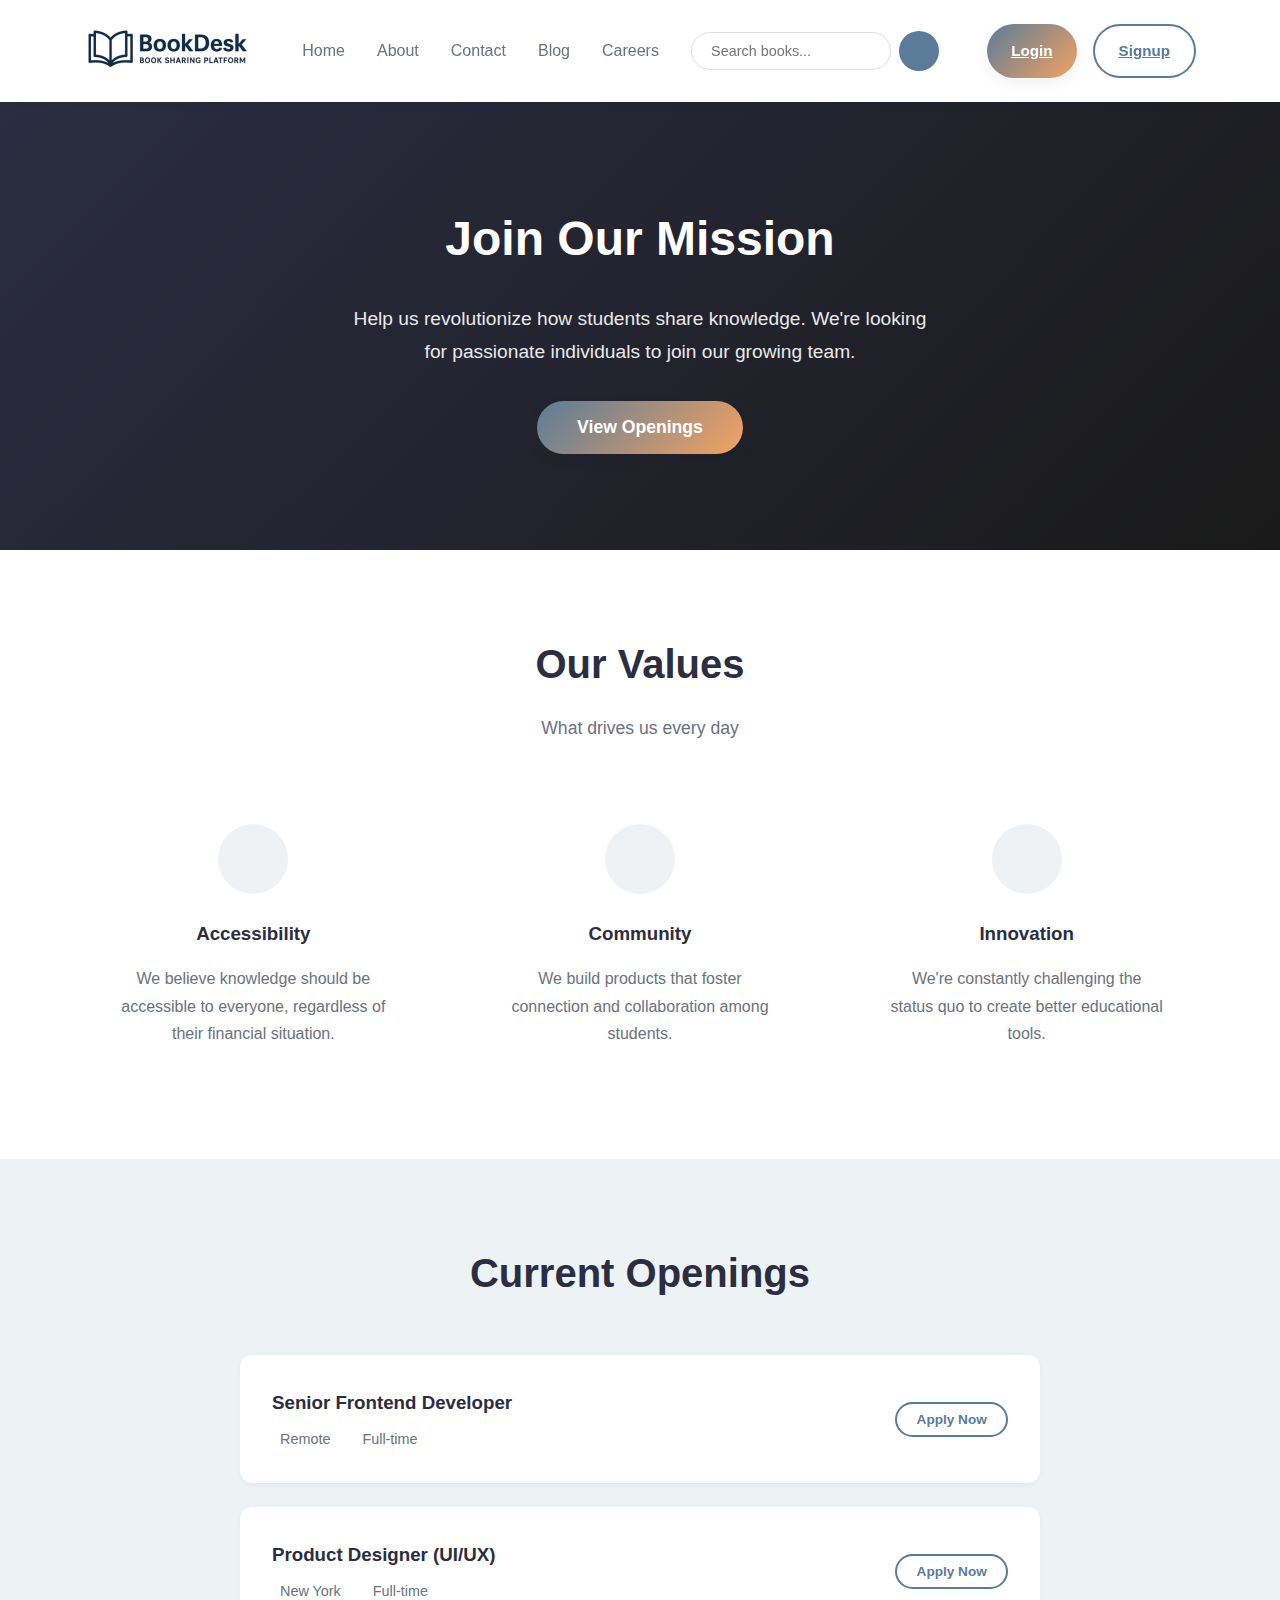
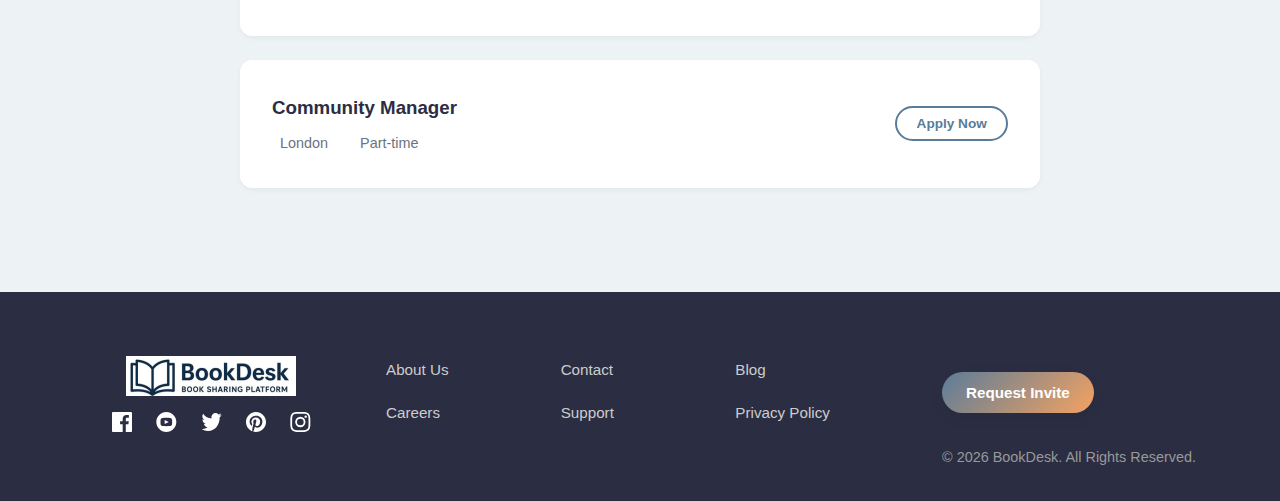
<file: careers.html>
<!DOCTYPE html>
<html lang="en">

<head>
    <meta charset="UTF-8" />
    <meta name="viewport" content="width=device-width, initial-scale=1.0" />
    <title>Careers | BookDesk</title>
    <meta name="description"
        content="Join the BookDesk team and help us revolutionize student textbook sharing. View current job openings." />
    <link rel="icon" type="image/png" sizes="32x32" href="./images/1.png" />
    <link rel="stylesheet" href="https://cdnjs.cloudflare.com/ajax/libs/font-awesome/6.4.0/css/all.min.css"
        integrity="sha512-iecdLmaskl7CVkqkXNQ/ZH/XLlvWZOJyj7Yy7tcenmpD1ypASozpmT/E0iPtmFIB46ZmdtAc9eNBvH0H/ZpiBw=="
        crossorigin="anonymous" referrerpolicy="no-referrer" />
    <link rel="stylesheet" href="style.css" />
    <style>
        /* Internal CSS for Careers Page */
        .careers-hero {
            background: linear-gradient(135deg, var(--dark) 0%, #1a1a1a 100%);
            color: white;
            padding: 6rem 0;
            text-align: center;
        }

        .careers-hero h1 {
            font-size: 3rem;
            margin-bottom: 1.5rem;
        }

        .careers-hero p {
            font-size: 1.2rem;
            max-width: 600px;
            margin: 0 auto 2rem;
            opacity: 0.9;
        }

        .values-section {
            padding: 5rem 0;
            background: white;
        }

        .values-grid {
            display: grid;
            grid-template-columns: repeat(auto-fit, minmax(250px, 1fr));
            gap: 3rem;
            margin-top: 3rem;
        }

        .value-card {
            text-align: center;
            padding: 2rem;
        }

        .value-icon {
            width: 70px;
            height: 70px;
            background: rgba(91, 124, 153, 0.1);
            color: var(--primary);
            border-radius: 50%;
            display: flex;
            align-items: center;
            justify-content: center;
            font-size: 1.8rem;
            margin: 0 auto 1.5rem;
        }

        .value-card h3 {
            margin-bottom: 1rem;
            color: var(--dark);
        }

        .value-card p {
            color: var(--gray);
        }

        .openings-section {
            padding: 5rem 0;
            background: var(--light);
        }

        .job-list {
            max-width: 800px;
            margin: 3rem auto 0;
        }

        .job-card {
            background: white;
            padding: 2rem;
            border-radius: var(--radius);
            margin-bottom: 1.5rem;
            display: flex;
            justify-content: space-between;
            align-items: center;
            transition: var(--transition);
            box-shadow: 0 2px 5px rgba(0, 0, 0, 0.05);
        }

        .job-card:hover {
            box-shadow: var(--shadow);
            transform: translateX(5px);
        }

        .job-info h3 {
            color: var(--dark);
            margin-bottom: 0.5rem;
        }

        .job-meta {
            display: flex;
            gap: 1.5rem;
            color: var(--gray);
            font-size: 0.9rem;
        }

        .job-meta span {
            display: flex;
            align-items: center;
            gap: 0.5rem;
        }

        @media (max-width: 600px) {
            .job-card {
                flex-direction: column;
                text-align: center;
                gap: 1.5rem;
            }

            .job-meta {
                justify-content: center;
            }
        }
    </style>
</head>

<body>
    <!-- Header & Navigation -->
    <header class="header">
        <div class="container">
            <div class="logo-menu">
                <a href="index.html" class="logo">
                    <img src="./images/2.png" alt="BookDesk student book-sharing platform logo" class="website-logo" />
                </a>

                <nav class="nav" id="navMenu" role="navigation">
                    <ul>
                        <li><a href="index.html">Home</a></li>
                        <li><a href="about.html">About</a></li>
                        <li><a href="contact.html">Contact</a></li>
                        <li><a href="blog.html">Blog</a></li>
                        <li><a href="careers.html" class="active">Careers</a></li>
                    </ul>
                    <form class="search-form" role="search">
                        <input type="search" placeholder="Search books..." aria-label="Search for books" />
                        <button type="submit" aria-label="Search"><i class="fas fa-search"></i></button>
                    </form>
                </nav>

                <div class="auth-buttons">
                    <a href="login.html" class="btn primary" aria-label="Login">Login</a>
                    <a href="signup.html" class="btn secondary" aria-label="Signup">Signup</a>
                </div>
                <button class="mobile-toggle" id="mobileToggle" aria-label="Toggle menu" aria-expanded="false"
                    aria-controls="navMenu">
                    <i class="fas fa-bars"></i>
                </button>
            </div>
        </div>
    </header>

    <!-- Hero -->
    <section class="careers-hero">
        <div class="container">
            <h1>Join Our Mission</h1>
            <p>Help us revolutionize how students share knowledge. We're looking for passionate individuals to join our
                growing team.</p>
            <button class="btn primary large">View Openings</button>
        </div>
    </section>

    <!-- Values -->
    <section class="values-section">
        <div class="container">
            <div class="section-header" style="text-align: center;">
                <h2>Our Values</h2>
                <p>What drives us every day</p>
            </div>
            <div class="values-grid">
                <div class="value-card">
                    <div class="value-icon"><i class="fas fa-book-open"></i></div>
                    <h3>Accessibility</h3>
                    <p>We believe knowledge should be accessible to everyone, regardless of their financial situation.
                    </p>
                </div>
                <div class="value-card">
                    <div class="value-icon"><i class="fas fa-users"></i></div>
                    <h3>Community</h3>
                    <p>We build products that foster connection and collaboration among students.</p>
                </div>
                <div class="value-card">
                    <div class="value-icon"><i class="fas fa-rocket"></i></div>
                    <h3>Innovation</h3>
                    <p>We're constantly challenging the status quo to create better educational tools.</p>
                </div>
            </div>
        </div>
    </section>

    <!-- Job Openings -->
    <section class="openings-section">
        <div class="container">
            <div class="section-header" style="text-align: center;">
                <h2>Current Openings</h2>
            </div>
            <div class="job-list">
                <div class="job-card">
                    <div class="job-info">
                        <h3>Senior Frontend Developer</h3>
                        <div class="job-meta">
                            <span><i class="fas fa-map-marker-alt"></i> Remote</span>
                            <span><i class="fas fa-clock"></i> Full-time</span>
                        </div>
                    </div>
                    <button class="btn secondary small">Apply Now</button>
                </div>

                <div class="job-card">
                    <div class="job-info">
                        <h3>Product Designer (UI/UX)</h3>
                        <div class="job-meta">
                            <span><i class="fas fa-map-marker-alt"></i> New York</span>
                            <span><i class="fas fa-clock"></i> Full-time</span>
                        </div>
                    </div>
                    <button class="btn secondary small">Apply Now</button>
                </div>

                <div class="job-card">
                    <div class="job-info">
                        <h3>Community Manager</h3>
                        <div class="job-meta">
                            <span><i class="fas fa-map-marker-alt"></i> London</span>
                            <span><i class="fas fa-clock"></i> Part-time</span>
                        </div>
                    </div>
                    <button class="btn secondary small">Apply Now</button>
                </div>
            </div>
        </div>
    </section>

    <!-- Footer -->
    <footer class="footer">
        <div class="container">
            <div class="footer-logo">
                <img src="./images/2.png" alt="BookDesk Logo">
                <div class="social">
                    <img src="./images/icon-facebook.svg" alt="Facebook icon">
                    <img src="./images/icon-youtube.svg" alt="Youtube icon">
                    <img src="./images/icon-twitter.svg" alt="Twitter icon">
                    <img src="./images/icon-pinterest.svg" alt="Pinterest icon">
                    <img src="./images/icon-instagram.svg" alt="Instagram icon">
                </div>
            </div>
            <nav class="footer-nav">
                <ul>
                    <li><a href="about.html">About Us</a></li>
                    <li><a href="contact.html">Contact</a></li>
                    <li><a href="blog.html">Blog</a></li>
                    <li><a href="careers.html">Careers</a></li>
                    <li><a href="#support">Support</a></li>
                    <li><a href="#privacy">Privacy Policy</a></li>
                </ul>
            </nav>
            <div class="footer-cta">
                <button class="btn primary">Request Invite</button>
                <p class="copyright">© <span id="year">2024</span> BookDesk. All Rights Reserved.</p>
            </div>
        </div>
    </footer>

    <script src="script.js"></script>
</body>

</html>
</file>
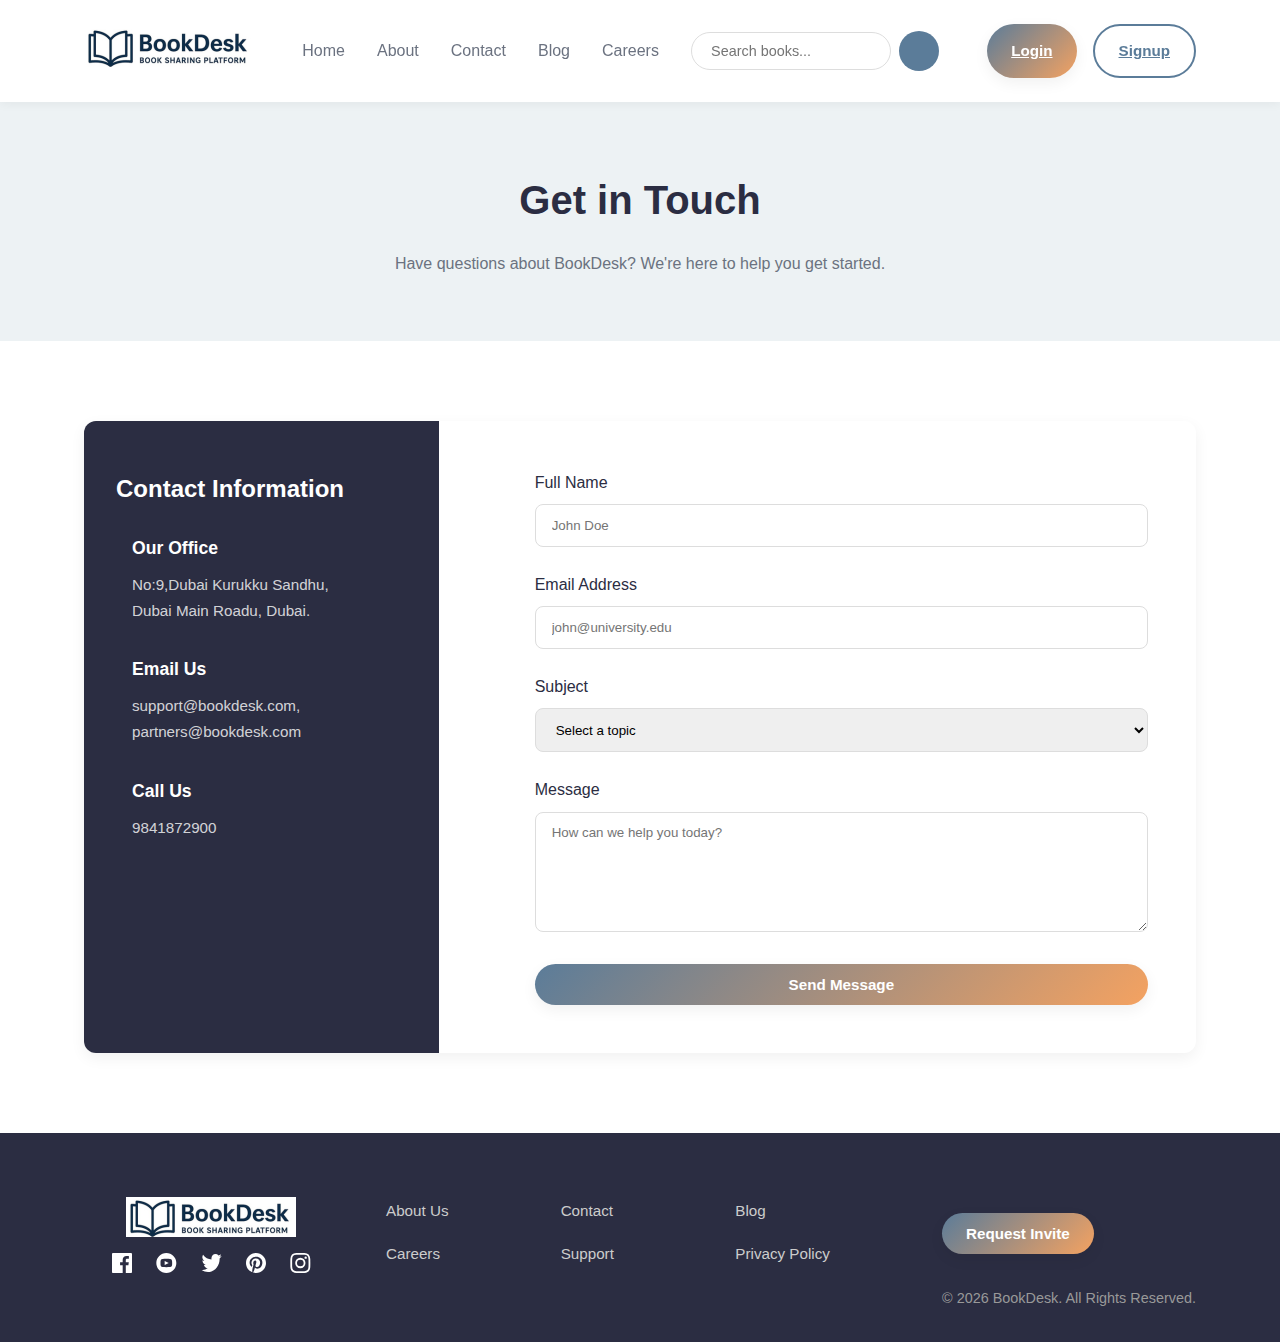
<file: contact.html>
<!DOCTYPE html>
<html lang="en">

<head>
    <meta charset="UTF-8" />
    <meta name="viewport" content="width=device-width, initial-scale=1.0" />
    <title>Contact Us | BookDesk</title>
    <meta name="description"
        content="Get in touch with BookDesk for support, partnerships, or general inquiries. We're here to help." />
    <link rel="icon" type="image/png" sizes="32x32" href="./images/1.png" />
    <link rel="stylesheet" href="https://cdnjs.cloudflare.com/ajax/libs/font-awesome/6.4.0/css/all.min.css"
        integrity="sha512-iecdLmaskl7CVkqkXNQ/ZH/XLlvWZOJyj7Yy7tcenmpD1ypASozpmT/E0iPtmFIB46ZmdtAc9eNBvH0H/ZpiBw=="
        crossorigin="anonymous" referrerpolicy="no-referrer" />
    <link rel="stylesheet" href="style.css" />
    <style>
        /* Internal CSS for Contact Page */
        .contact-header {
            background: var(--light);
            padding: 4rem 0;
            text-align: center;
        }

        .contact-header h1 {
            font-size: 2.5rem;
            color: var(--dark);
            margin-bottom: 1rem;
        }

        .contact-header p {
            color: var(--gray);
            max-width: 600px;
            margin: 0 auto;
        }

        .contact-section {
            padding: 5rem 0;
        }

        .contact-grid {
            display: grid;
            grid-template-columns: 1fr 2fr;
            gap: 3rem;
            background: white;
            border-radius: var(--radius);
            overflow: hidden;
            box-shadow: var(--shadow);
        }

        .contact-info {
            background: var(--dark);
            color: white;
            padding: 3rem 2rem;
        }

        .contact-info h3 {
            font-size: 1.5rem;
            margin-bottom: 1.5rem;
        }

        .info-item {
            display: flex;
            align-items: flex-start;
            gap: 1rem;
            margin-bottom: 2rem;
        }

        .info-item i {
            color: var(--secondary);
            font-size: 1.2rem;
            margin-top: 0.2rem;
        }

        .info-content h4 {
            font-size: 1.1rem;
            margin-bottom: 0.5rem;
        }

        .info-content p {
            color: rgba(255, 255, 255, 0.8);
            font-size: 0.95rem;
        }

        .contact-form-wrapper {
            padding: 3rem;
        }

        .form-group {
            margin-bottom: 1.5rem;
        }

        .form-group label {
            display: block;
            margin-bottom: 0.5rem;
            font-weight: 500;
            color: var(--dark);
        }

        .form-control {
            width: 100%;
            padding: 0.8rem 1rem;
            border: 1px solid #ddd;
            border-radius: 8px;
            font-family: inherit;
            transition: var(--transition);
        }

        .form-control:focus {
            outline: none;
            border-color: var(--primary);
            box-shadow: 0 0 0 3px rgba(91, 124, 153, 0.1);
        }

        textarea.form-control {
            resize: vertical;
            min-height: 120px;
        }

        .submit-btn {
            width: 100%;
        }

        @media (max-width: 768px) {
            .contact-grid {
                grid-template-columns: 1fr;
            }

            .contact-info {
                padding: 2rem;
            }

            .contact-form-wrapper {
                padding: 2rem;
            }
        }
    </style>
</head>

<body>
    <!-- Header & Navigation -->
    <header class="header">
        <div class="container">
            <div class="logo-menu">
                <a href="index.html" class="logo">
                    <img src="./images/2.png" alt="BookDesk student book-sharing platform logo" class="website-logo" />
                </a>

                <nav class="nav" id="navMenu" role="navigation">
                    <ul>
                        <li><a href="index.html">Home</a></li>
                        <li><a href="about.html">About</a></li>
                        <li><a href="contact.html" class="active">Contact</a></li>
                        <li><a href="blog.html">Blog</a></li>
                        <li><a href="careers.html">Careers</a></li>
                    </ul>
                    <form class="search-form" role="search">
                        <input type="search" placeholder="Search books..." aria-label="Search for books" />
                        <button type="submit" aria-label="Search"><i class="fas fa-search"></i></button>
                    </form>
                </nav>

                <div class="auth-buttons">
                    <a href="login.html" class="btn primary" aria-label="Login">Login</a>
                    <a href="signup.html" class="btn secondary" aria-label="Signup">Signup</a>
                </div>
                <button class="mobile-toggle" id="mobileToggle" aria-label="Toggle menu" aria-expanded="false"
                    aria-controls="navMenu">
                    <i class="fas fa-bars"></i>
                </button>
            </div>
        </div>
    </header>

    <!-- Contact Header -->
    <section class="contact-header">
        <div class="container">
            <h1>Get in Touch</h1>
            <p>Have questions about BookDesk? We're here to help you get started.</p>
        </div>
    </section>

    <!-- Contact Form Section -->
    <section class="contact-section">
        <div class="container">
            <div class="contact-grid">
                <!-- Contact Info -->
                <div class="contact-info">
                    <h3>Contact Information</h3>

                    <div class="info-item">
                        <i class="fas fa-map-marker-alt"></i>
                        <div class="info-content">
                            <h4>Our Office</h4>
                            <p>No:9,Dubai Kurukku Sandhu,<br>Dubai Main Roadu, Dubai.</p>
                        </div>
                    </div>

                    <div class="info-item">
                        <i class="fas fa-envelope"></i>
                        <div class="info-content">
                            <h4>Email Us</h4>
                            <p>support@bookdesk.com,<br>partners@bookdesk.com</p>
                        </div>
                    </div>

                    <div class="info-item">
                        <i class="fas fa-phone"></i>
                        <div class="info-content">
                            <h4>Call Us</h4>
                            <p>9841872900</p>
                        </div>
                    </div>
                </div>

                <!-- Contact Form -->
                <div class="contact-form-wrapper">
                    <form id="contactForm">
                        <div class="form-group">
                            <label for="name">Full Name</label>
                            <input type="text" id="name" class="form-control" placeholder="John Doe" required>
                        </div>

                        <div class="form-group">
                            <label for="email">Email Address</label>
                            <input type="email" id="email" class="form-control" placeholder="john@university.edu"
                                required>
                        </div>

                        <div class="form-group">
                            <label for="subject">Subject</label>
                            <select id="subject" class="form-control">
                                <option value="">Select a topic</option>
                                <option value="general">General Inquiry</option>
                                <option value="support">Technical Support</option>
                                <option value="partnership">Partnership</option>
                            </select>
                        </div>

                        <div class="form-group">
                            <label for="message">Message</label>
                            <textarea id="message" class="form-control" placeholder="How can we help you today?"
                                required></textarea>
                        </div>

                        <button type="submit" class="btn primary submit-btn">Send Message</button>
                    </form>
                </div>
            </div>
        </div>
    </section>

    <!-- Footer -->
    <footer class="footer">
        <div class="container">
            <div class="footer-logo">
                <img src="./images/2.png" alt="BookDesk Logo">
                <div class="social">
                    <img src="./images/icon-facebook.svg" alt="Facebook icon">
                    <img src="./images/icon-youtube.svg" alt="Youtube icon">
                    <img src="./images/icon-twitter.svg" alt="Twitter icon">
                    <img src="./images/icon-pinterest.svg" alt="Pinterest icon">
                    <img src="./images/icon-instagram.svg" alt="Instagram icon">
                </div>
            </div>
            <nav class="footer-nav">
                <ul>
                    <li><a href="about.html">About Us</a></li>
                    <li><a href="contact.html">Contact</a></li>
                    <li><a href="blog.html">Blog</a></li>
                    <li><a href="careers.html">Careers</a></li>
                    <li><a href="#support">Support</a></li>
                    <li><a href="#privacy">Privacy Policy</a></li>
                </ul>
            </nav>
            <div class="footer-cta">
                <button class="btn primary">Request Invite</button>
                <p class="copyright">© <span id="year">2024</span> BookDesk. All Rights Reserved.</p>
            </div>
        </div>
    </footer>

    <script src="script.js"></script>
</body>

</html>
</file>
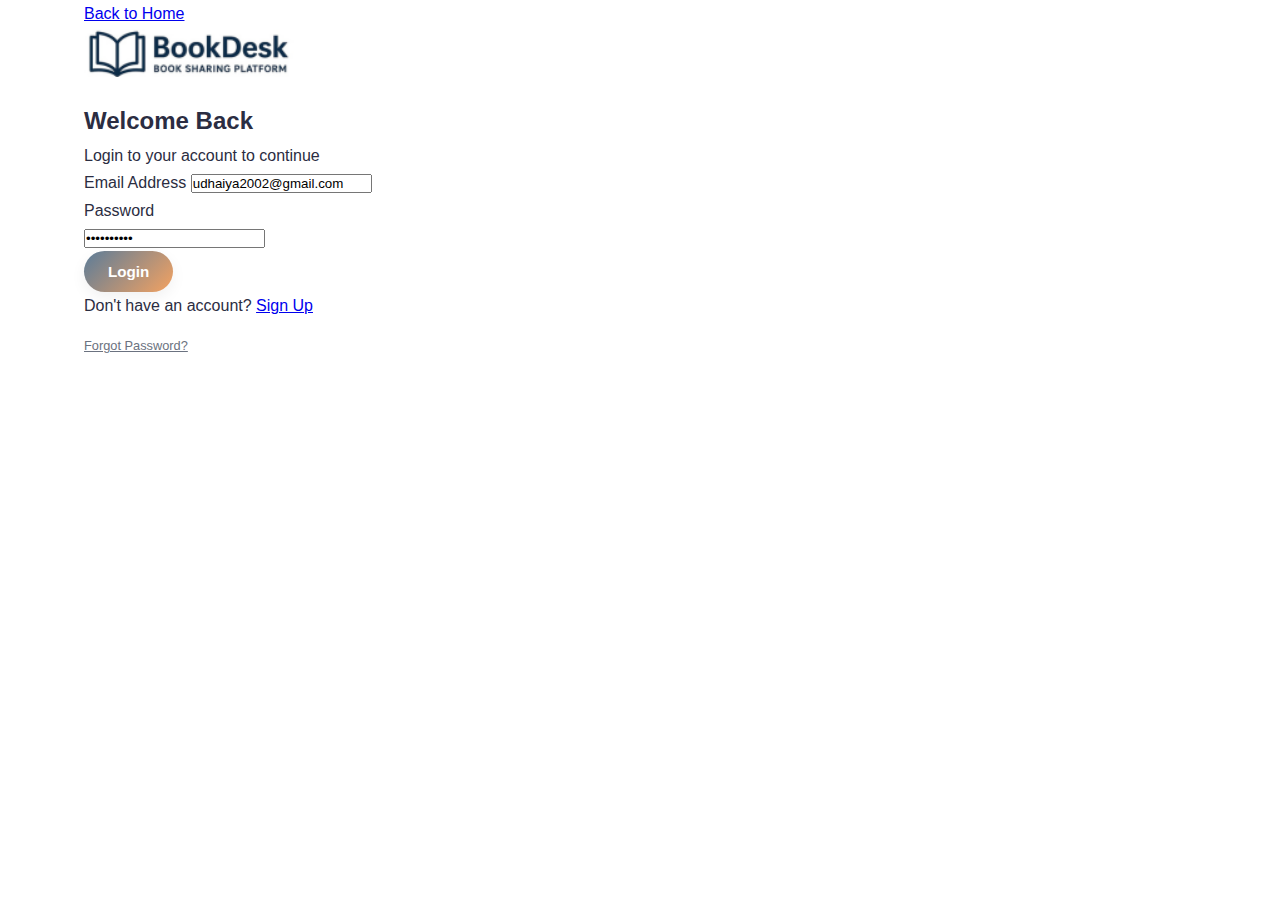
<file: login.html>
<!DOCTYPE html>
<html lang="en">

<head>
    <meta charset="UTF-8">
    <meta name="viewport" content="width=device-width, initial-scale=1.0">
    <title>Login | BookDesk</title>
    <link rel="icon" type="image/png" sizes="32x32" href="./images/1.png" />
    <link rel="stylesheet" href="https://cdnjs.cloudflare.com/ajax/libs/font-awesome/6.4.0/css/all.min.css"
        integrity="sha512-iecdLmaskl7CVkqkXNQ/ZH/XLlvWZOJyj7Yy7tcenmpD1ypASozpmT/E0iPtmFIB46ZmdtAc9eNBvH0H/ZpiBw=="
        crossorigin="anonymous" referrerpolicy="no-referrer" />
    <link rel="stylesheet" href="style.css">
</head>

<body class="auth-page">
    <div class="container">
        <a href="index.html" class="auth-home-link">
            <i class="fas fa-arrow-left"></i> Back to Home
        </a>
        <div class="auth-card">
            <div class="auth-header">
                <img src="./images/2.png" alt="BookDesk Logo" style="height: 50px; margin-bottom: 1rem;">
                <h2>Welcome Back</h2>
                <p>Login to your account to continue</p>
            </div>

            <form class="auth-form" id="loginForm">
                <div class="form-group">
                    <label for="email">Email Address</label>
                    <input type="email" id="email" class="form-control" placeholder="Enter your email"
                        value="udhaiya2002@gmail.com" required>
                </div>

                <div class="form-group">
                    <label for="password">Password</label>
                    <div class="password-wrapper">
                        <input type="password" id="password" class="form-control" placeholder="Enter your password"
                            value="1234567890" required>
                        <i class="far fa-eye password-toggle" id="togglePassword"></i>
                    </div>
                </div>

                <button type="submit" class="btn primary">Login</button>
            </form>

            <div class="auth-footer">
                <p>Don't have an account? <a href="signup.html">Sign Up</a></p>
                <div style="margin-top: 1rem; font-size: 0.8rem;">
                    <a href="#" style="color: var(--gray); font-weight: normal;">Forgot Password?</a>
                </div>
            </div>
        </div>
    </div>

    <script>
        // Password Toggle Logic
        const togglePassword = document.querySelector('#togglePassword');
        const password = document.querySelector('#password');

        if (togglePassword && password) {
            togglePassword.addEventListener('click', function (e) {
                // Toggle type attribute
                const type = password.getAttribute('type') === 'password' ? 'text' : 'password';
                password.setAttribute('type', type);

                // Toggle eye icon
                this.classList.toggle('fa-eye');
                this.classList.toggle('fa-eye-slash');
            });
        }

        // Login Logic
        document.getElementById('loginForm').addEventListener('submit', function (e) {
            e.preventDefault();

            const emailInput = document.getElementById('email');
            const passwordInput = document.getElementById('password');
            const submitBtn = e.target.querySelector('button[type="submit"]');

            // Basic validation
            if (!emailInput.value || !passwordInput.value) {
                alert('Please fill in all fields');
                return;
            }

            // Email validation
            const emailRegex = /^[^\s@]+@[^\s@]+\.[^\s@]+$/;
            if (!emailRegex.test(emailInput.value)) {
                alert('Please enter a valid email address');
                emailInput.focus();
                return;
            }

            // Show loading state
            const originalText = submitBtn.textContent;
            submitBtn.textContent = 'Logging in...';
            submitBtn.disabled = true;

            // Simulate login delay
            setTimeout(() => {
                // Store user session data
                sessionStorage.setItem('isLoggedIn', 'true');
                sessionStorage.setItem('userEmail', emailInput.value);
                sessionStorage.setItem('userName', emailInput.value.split('@')[0]); // Use email username part

                // Success message
                alert('Login successful! Redirecting...');
                window.location.href = 'index.html';
            }, 800);
        });
    </script>
</body>

</html>
</file>
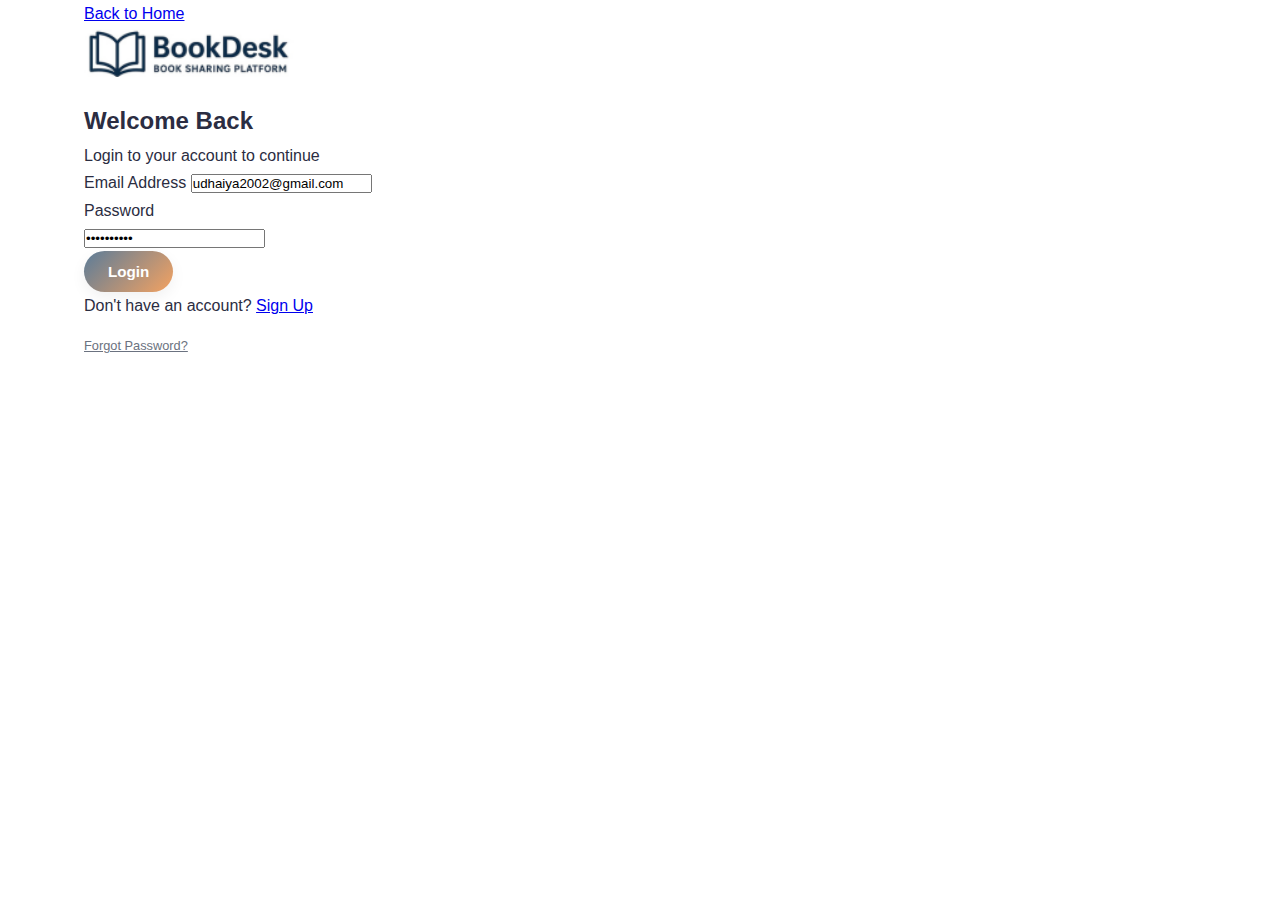
<file: profile.html>
<!DOCTYPE html>
<html lang="en">

<head>
    <meta charset="UTF-8" />
    <meta name="viewport" content="width=device-width, initial-scale=1.0" />
    <title>My Profile | BookDesk</title>
    <link rel="icon" type="image/png" sizes="32x32" href="./images/1.png" />
    <link href="https://fonts.googleapis.com/css2?family=Poppins:wght@400;600&display=swap" rel="stylesheet" />
    <link rel="stylesheet" href="https://cdnjs.cloudflare.com/ajax/libs/font-awesome/6.5.0/css/all.min.css">
    <link rel="stylesheet" href="style.css" />
    <style>
        /* Profile Specific Overrides to match Dashboard Style while keeping Global CSS */
        .profile-container {
            display: flex;
            min-height: 100vh;
            background: #f6f8fb;
        }

        /* Sidebar */
        .sidebar {
            width: 260px;
            background: #2c3e50;
            color: #fff;
            padding: 20px;
            display: flex;
            flex-direction: column;
            position: fixed;
            height: 100vh;
            left: 0;
            top: 0;
        }

        .sidebar .logo {
            font-size: 1.5rem;
            font-weight: 600;
            margin-bottom: 40px;
            color: white;
            text-decoration: none;
            display: flex;
            align-items: center;
            gap: 10px;
        }

        .sidebar ul {
            list-style: none;
            padding: 0;
        }

        .sidebar li {
            padding: 15px 15px;
            margin-bottom: 10px;
            cursor: pointer;
            border-radius: 8px;
            display: flex;
            align-items: center;
            gap: 12px;
            transition: background 0.3s;
            color: #b0bec5;
        }

        .sidebar li:hover,
        .sidebar .active {
            background: rgba(255, 255, 255, 0.1);
            color: white;
        }

        /* Main Content */
        .main-content {
            flex: 1;
            margin-left: 260px;
            /* Width of sidebar */
            padding: 40px;
            display: flex;
            flex-direction: column;
        }

        .profile-header {
            display: flex;
            justify-content: space-between;
            align-items: center;
            margin-bottom: 30px;
        }

        .profile-header h1 {
            font-size: 1.8rem;
            color: #2c3e50;
        }

        /* Summary Cards */
        .summary {
            display: grid;
            grid-template-columns: repeat(auto-fit, minmax(220px, 1fr));
            gap: 25px;
            margin-bottom: 40px;
        }

        .card {
            background: white;
            padding: 25px;
            border-radius: 15px;
            box-shadow: 0 5px 15px rgba(0, 0, 0, 0.05);
            transition: transform 0.3s;
        }

        .card:hover {
            transform: translateY(-5px);
        }

        .card h3 {
            color: #7f8c8d;
            font-size: 0.9rem;
            text-transform: uppercase;
            letter-spacing: 1px;
            margin-bottom: 15px;
        }

        .card p {
            font-size: 2rem;
            font-weight: 700;
            margin: 0;
        }

        .card.borrowed p {
            color: #27ae60;
        }

        .card.reading p {
            color: #e74c3c;
        }

        .card.favourites p {
            color: #2980b9;
        }

        /* Sections */
        .section-title {
            font-size: 1.3rem;
            color: #2c3e50;
            margin-bottom: 20px;
            font-weight: 600;
        }

        /* History Table */
        .history-table {
            background: white;
            padding: 25px;
            border-radius: 15px;
            box-shadow: 0 5px 15px rgba(0, 0, 0, 0.05);
            width: 100%;
            overflow-x: auto;
        }

        table {
            width: 100%;
            border-collapse: collapse;
        }

        th {
            text-align: left;
            padding: 15px;
            color: #7f8c8d;
            font-weight: 600;
            border-bottom: 2px solid #f1f2f6;
        }

        td {
            padding: 15px;
            border-bottom: 1px solid #f1f2f6;
            color: #2c3e50;
        }

        .status-badge {
            padding: 5px 12px;
            border-radius: 20px;
            font-size: 0.8rem;
            font-weight: 600;
        }

        .status-active {
            background: #e8f5e9;
            color: #27ae60;
        }

        .status-completed {
            background: #e3f2fd;
            color: #2196f3;
        }

        /* Favourites Grid */
        .favourites-grid {
            display: none;
            /* Hidden by default, toggled via JS */
            grid-template-columns: repeat(auto-fill, minmax(200px, 1fr));
            gap: 20px;
        }

        .fav-book-card {
            background: white;
            border-radius: 12px;
            overflow: hidden;
            box-shadow: 0 5px 15px rgba(0, 0, 0, 0.05);
            text-align: center;
            padding-bottom: 15px;
        }

        .fav-book-card img {
            width: 100%;
            height: 250px;
            object-fit: cover;
        }

        .fav-book-card h4 {
            margin: 10px 0 5px;
            font-size: 1rem;
            padding: 0 10px;
        }

        .fav-book-card .btn {
            margin-top: 10px;
        }

        /* Responsive */
        @media (max-width: 768px) {
            .sidebar {
                width: 70px;
                padding: 20px 10px;
            }

            .sidebar .logo span,
            .sidebar li span {
                display: none;
            }

            .sidebar .logo i {
                margin: 0 auto;
                font-size: 1.5rem;
            }

            .sidebar li {
                justify-content: center;
                padding: 15px 10px;
            }

            .main-content {
                margin-left: 70px;
                padding: 20px;
            }
        }

        /* Mobile Optimization (480px) */
        @media (max-width: 480px) {
            .sidebar {
                width: 100%;
                height: 60px;
                bottom: 0;
                top: auto;
                flex-direction: row;
                justify-content: space-around;
                padding: 0;
                z-index: 1000;
                display: flex;
                /* Ensure flex for horizontal layout */
            }

            .sidebar .logo {
                display: none;
            }

            .sidebar nav {
                width: 100%;
            }

            .sidebar ul {
                flex-direction: row;
                justify-content: space-around;
                height: 100%;
                align-items: center;
            }

            .sidebar li {
                margin-bottom: 0;
                border-radius: 0;
                padding: 10px;
            }

            .main-content {
                margin-left: 0;
                margin-bottom: 70px;
                /* Space for bottom nav */
                padding: 15px;
            }

            .profile-info-header {
                flex-direction: column;
                align-items: center;
                text-align: center;
                margin-top: -50px;
                gap: 10px;
            }

            .profile-names h2 {
                font-size: 1.5rem;
            }

            .profile-grid {
                grid-template-columns: 1fr;
                /* Stack profile details */
                padding: 0 20px 20px;
            }

            .summary {
                grid-template-columns: 1fr;
            }

            .card {
                padding: 20px;
            }
        }

        /* Professional Profile Details Styles */
        .profile-card {
            background: white;
            border-radius: 20px;
            overflow: hidden;
            box-shadow: 0 10px 30px rgba(0, 0, 0, 0.08);
            max-width: 800px;
            margin: 0 auto;
        }

        .profile-banner {
            background: linear-gradient(135deg, #2c3e50, #4ca1af);
            height: 120px;
            position: relative;
        }

        .profile-info-header {
            padding: 0 40px;
            margin-top: -70px;
            /* Adjusted for larger 140px avatar */
            display: flex;
            align-items: flex-end;
            gap: 35px;
            /* Increased gap to prevent overlap */
            margin-bottom: 30px;
            position: relative;
            z-index: 11;
            /* Ensure it appears above the banner */
            background: white;
            /* White background to cover the banner */
            padding-top: 70px;
            /* Add padding at top */
            border-radius: 20px 20px 0 0;
            /* Rounded top corners */
        }

        .profile-avatar {
            width: 140px;
            height: 140px;
            border-radius: 35px;
            /* Modern Squircle for professional look */
            border: 5px solid white;
            object-fit: contain;
            /* Ensures full image visibility */
            object-position: center;
            box-shadow: 0 5px 20px rgba(0, 0, 0, 0.15);
            background: white;
            /* White bg for non-square images */
            position: relative;
            z-index: 10;
            flex-shrink: 0;
            /* Prevent avatar from shrinking */
        }

        .profile-names {
            padding-bottom: 25px;
            /* Aligns better with the bottom of the avatar */
            flex: 1;
            /* Take remaining space */
            min-width: 0;
            /* Allow text to wrap/ellipsis */
        }

        .profile-names h2 {
            margin: 0;
            font-size: 2rem;
            /* Slightly larger name */
            font-weight: 700;
            color: #2c3e50;
            word-wrap: break-word;
            /* Break long names */
            overflow-wrap: break-word;
        }

        .profile-names p {
            margin: 5px 0 0;
            color: #7f8c8d;
            font-weight: 500;
        }

        .profile-grid {
            display: grid;
            grid-template-columns: 1fr 1fr;
            /* Fixed 2-column grid for better alignment */
            gap: 30px;
            padding: 0 40px 40px;
        }

        .profile-item h4 {
            color: #95a5a6;
            font-size: 0.85rem;
            text-transform: uppercase;
            letter-spacing: 1px;
            margin-bottom: 8px;
        }

        .profile-item p {
            color: #2c3e50;
            font-weight: 600;
            font-size: 1.1rem;
            margin: 0;
        }

        .profile-full-width {
            grid-column: 1 / -1;
        }

        .interest-badges {
            display: flex;
            gap: 10px;
            flex-wrap: wrap;
        }

        .interest-badge {
            background: #e3f2fd;
            color: #1976d2;
            padding: 8px 16px;
            border-radius: 25px;
            font-size: 0.9rem;
            font-weight: 500;
            transition: all 0.2s;
        }

        .interest-badge:hover {
            background: #2196f3;
            color: white;
            transform: translateY(-2px);
        }

        /* Author Cards */
        .author-grid {
            display: grid;
            grid-template-columns: repeat(auto-fit, minmax(140px, 1fr));
            gap: 15px;
            margin-top: 10px;
        }

        .author-card {
            display: flex;
            align-items: center;
            gap: 12px;
            background: #f8f9fa;
            padding: 12px;
            border-radius: 12px;
            border: 1px solid #eee;
            transition: all 0.3s ease;
        }

        .author-card:hover {
            transform: translateY(-3px);
            box-shadow: 0 5px 15px rgba(0, 0, 0, 0.05);
            background: white;
            border-color: #b2ebf2;
        }

        .author-icon {
            width: 40px;
            height: 40px;
            background: #e0f7fa;
            color: #00bcd4;
            border-radius: 10px;
            display: flex;
            align-items: center;
            justify-content: center;
            font-size: 1.1rem;
        }

        .author-info h5 {
            margin: 0;
            font-size: 0.95rem;
            color: #2c3e50;
        }

        .author-info small {
            color: #7f8c8d;
            font-size: 0.8rem;
        }

        /* Settings Styles */
        .settings-container {
            max-width: 800px;
            margin: 0 auto;
            background: white;
            border-radius: 20px;
            overflow: hidden;
            box-shadow: 0 10px 30px rgba(0, 0, 0, 0.08);
            padding: 20px;
        }

        .settings-section {
            padding: 20px;
            border-bottom: 1px solid #f1f1f1;
        }

        .settings-section:last-child {
            border-bottom: none;
        }

        .settings-section h3 {
            margin-top: 0;
            margin-bottom: 20px;
            color: #2c3e50;
            font-size: 1.1rem;
            display: flex;
            align-items: center;
            gap: 10px;
        }

        .settings-section h3 i {
            color: #3498db;
        }

        .setting-item {
            display: flex;
            justify-content: space-between;
            align-items: center;
            padding: 12px 0;
        }

        .setting-item span {
            color: #34495e;
            font-weight: 500;
        }

        .setting-control {
            padding: 8px 12px;
            border: 1px solid #ddd;
            border-radius: 8px;
            background: #f9f9f9;
            color: #2c3e50;
            outline: none;
        }

        .setting-action {
            color: #7f8c8d;
            font-size: 0.9rem;
            cursor: pointer;
        }

        /* Toggle Switch */
        .switch {
            position: relative;
            display: inline-block;
            width: 46px;
            height: 24px;
        }

        .switch input {
            opacity: 0;
            width: 0;
            height: 0;
        }

        .slider {
            position: absolute;
            cursor: pointer;
            top: 0;
            left: 0;
            right: 0;
            bottom: 0;
            background-color: #ccc;
            transition: .4s;
            border-radius: 24px;
        }

        .slider:before {
            position: absolute;
            content: "";
            height: 18px;
            width: 18px;
            left: 3px;
            bottom: 3px;
            background-color: white;
            transition: .4s;
            border-radius: 50%;
        }

        input:checked+.slider {
            background-color: #2ecc71;
        }

        input:checked+.slider:before {
            transform: translateX(22px);
        }

        /* Button Toggles */
        .setting-toggles {
            display: flex;
            background: #f1f1f1;
            border-radius: 8px;
            padding: 4px;
        }

        .setting-toggles button {
            border: none;
            background: transparent;
            padding: 6px 14px;
            border-radius: 6px;
            cursor: pointer;
            color: #7f8c8d;
            font-weight: 600;
            font-size: 0.9rem;
        }

        .setting-toggles button.active {
            background: white;
            color: #2c3e50;
            box-shadow: 0 2px 4px rgba(0, 0, 0, 0.1);
        }
    </style>
</head>

<body>
    <div class="profile-container">
        <!-- Sidebar -->
        <aside class="sidebar">
            <a href="index.html" class="logo">
                <i class="fas fa-book-open"></i>
                <span>BookDesk</span>
            </a>
            <nav>
                <ul>
                    <li class="active" onclick="switchTab('dashboard')">
                        <i class="fas fa-chart-line"></i> <span>Dashboard</span>
                    </li>
                    <li onclick="switchTab('profile')">
                        <i class="fas fa-user"></i> <span>My Profile</span>
                    </li>
                    <li onclick="switchTab('my-books')">
                        <i class="fas fa-book"></i> <span>My Books</span>
                    </li>
                    <li onclick="switchTab('favourites')">
                        <i class="fas fa-heart"></i> <span>Favourites</span>
                    </li>
                    <li onclick="switchTab('settings')">
                        <i class="fas fa-cog"></i> <span>Settings</span>
                    </li>
                    <li onclick="logout()" style="margin-top: auto; color: #e74c3c;">
                        <i class="fas fa-sign-out-alt"></i> <span>Logout</span>
                    </li>
                </ul>
            </nav>
        </aside>

        <!-- Main Content -->
        <main class="main-content">
            <header class="profile-header">
                <h1 id="welcomeUser">Welcome back!</h1>
                <div class="header-actions" style="display: flex; align-items: center; gap: 15px;">
                    <a href="index.html" class="btn primary small"><i class="fas fa-plus"></i> Browse Library</a>
                    <div class="header-profile-icon">
                        <img src="./images/profile2.png" alt="User"
                            style="width: 45px; height: 45px; border-radius: 50%; border: 3px solid white; box-shadow: 0 3px 10px rgba(0,0,0,0.1); cursor: pointer;">
                    </div>
                </div>
            </header>

            <!-- Dashboard View -->
            <div id="dashboard-view">
                <!-- Summary Cards -->
                <section class="summary">
                    <div class="card borrowed">
                        <h3>Books Borrowed</h3>
                        <p>12</p>
                    </div>
                    <div class="card reading">
                        <h3>Currently Reading</h3>
                        <p>2</p>
                    </div>
                    <div class="card favourites">
                        <h3>Favourites</h3>
                        <p id="favCount">0</p>
                    </div>
                </section>

                <!-- History Table -->
                <section class="history">
                    <h2 class="section-title">Recent History</h2>
                    <div class="history-table">
                        <table>
                            <thead>
                                <tr>
                                    <th>Book Title</th>
                                    <th>Author</th>
                                    <th>Date</th>
                                    <th>Status</th>
                                </tr>
                            </thead>
                            <tbody id="historyBody">
                                <tr>
                                    <td>Atomic Habits</td>
                                    <td>James Clear</td>
                                    <td>Oct 20, 2025</td>
                                    <td><span class="status-badge status-active">Reading</span></td>
                                </tr>
                                <tr>
                                    <td>The Psychology of Money</td>
                                    <td>Morgan Housel</td>
                                    <td>Oct 15, 2025</td>
                                    <td><span class="status-badge status-completed">Returned</span></td>
                                </tr>
                                <tr>
                                    <td>Deep Work</td>
                                    <td>Cal Newport</td>
                                    <td>Oct 10, 2025</td>
                                    <td><span class="status-badge status-completed">Completed</span></td>
                                </tr>
                            </tbody>
                        </table>
                    </div>
                </section>
            </div>

            <!-- Profile Details View -->
            <div id="profile-view" style="display: none;">
                <h2 class="section-title">My Profile</h2>

                <div class="profile-card">
                    <div class="profile-banner"></div>

                    <div class="profile-info-header">
                        <img src="./images/profile2.png" alt="Profile" class="profile-avatar">
                        <div class="profile-names">
                            <h2 id="profileUserName">Udhaiyalakshmi P</h2>
                            <p>MBA-HRM Student</p>
                        </div>
                    </div>

                    <div class="profile-grid">
                        <div class="profile-item">
                            <h4>Age</h4>
                            <p>23</p>
                        </div>
                        <div class="profile-item">
                            <h4>Date of Birth</h4>
                            <p>28 May 2004</p>
                        </div>
                        <div class="profile-item">
                            <h4>Designation</h4>
                            <p>College Student</p>
                        </div>
                        <div class="profile-item">
                            <h4>Contact</h4>
                            <p>udhaiya2002@gmail.com</p>
                        </div>

                        <div class="profile-item profile-full-width">
                            <h4>Book Interests</h4>
                            <div class="interest-badges">
                                <span class="interest-badge">Success</span>
                                <span class="interest-badge">Financial Freedom</span>
                                <span class="interest-badge">Self Development</span>
                            </div>
                        </div>

                        <div class="profile-item profile-full-width">
                            <h4>Favourite Authors</h4>
                            <div class="author-grid">
                                <div class="author-card">
                                    <div class="author-icon"><i class="fas fa-pen-nib"></i></div>
                                    <div class="author-info">
                                        <h5>James Clear</h5>
                                        <small>Self-Help</small>
                                    </div>
                                </div>
                                <div class="author-card">
                                    <div class="author-icon"><i class="fas fa-chart-line"></i></div>
                                    <div class="author-info">
                                        <h5>Morgan Housel</h5>
                                        <small>Finance</small>
                                    </div>
                                </div>
                                <div class="author-card">
                                    <div class="author-icon"><i class="fas fa-brain"></i></div>
                                    <div class="author-info">
                                        <h5>Cal Newport</h5>
                                        <small>Productivity</small>
                                    </div>
                                </div>
                            </div>
                        </div>
                    </div>
                </div>
            </div>

            <!-- Favourites View -->
            <div id="favourites-view" style="display: none;">
                <h2 class="section-title">My Favourite Books</h2>
                <div class="favourites-grid" id="favGrid" style="display: grid;">
                    <!-- Populated by JS -->
                    <div style="grid-column: 1/-1; text-align: center; color: #999; padding: 40px;">
                        <i class="far fa-heart" style="font-size: 3rem; margin-bottom: 20px; opacity: 0.5;"></i>
                        <p>No favourites yet. Go to the library and click the heart icon!</p>
                    </div>
                </div>
            </div>

            <!-- My Books View (New) -->
            <div id="my-books-view" style="display: none;">
                <h2 class="section-title">My Books</h2>
                <div class="profile-card" style="text-align: center; padding: 60px 40px;">
                    <i class="fas fa-book-reader" style="font-size: 4rem; color: #e0e0e0; margin-bottom: 20px;"></i>
                    <h3 style="color: #2c3e50; margin-bottom: 10px;">You haven't uploaded any books yet</h3>
                    <p style="color: #7f8c8d; margin-bottom: 30px;">Share your knowledge with the community by releasing
                        a book.</p>
                    <button class="btn primary" onclick="alert('Upload functionality coming soon!')">
                        <i class="fas fa-upload"></i> Release New Book
                    </button>
                </div>
            </div>

            <!-- Settings View (New) -->
            <div id="settings-view" style="display: none;">
                <h2 class="section-title">Settings</h2>
                <div class="settings-container">

                    <!-- Appearance -->
                    <div class="settings-section">
                        <h3><i class="fas fa-paint-brush"></i> Appearance</h3>
                        <div class="setting-item">
                            <span>Theme</span>
                            <select class="setting-control">
                                <option>Light</option>
                                <option>Dark</option>
                                <option>Doodle</option>
                                <option>System</option>
                            </select>
                        </div>
                        <div class="setting-item">
                            <span>Font Size</span>
                            <div class="setting-toggles">
                                <button>S</button><button class="active">M</button><button>L</button>
                            </div>
                        </div>
                    </div>

                    <!-- Reading & Books -->
                    <div class="settings-section">
                        <h3><i class="fas fa-book-open"></i> Reading & Books</h3>
                        <div class="setting-item">
                            <span>Book Categories</span>
                            <span class="setting-action">Manage <i class="fas fa-chevron-right"></i></span>
                        </div>
                        <div class="setting-item">
                            <span>Language</span>
                            <select class="setting-control">
                                <option>English</option>
                                <option>Tamil</option>
                                <option>Hindi</option>
                            </select>
                        </div>
                        <div class="setting-item">
                            <span>Nearby Books First</span>
                            <label class="switch"><input type="checkbox" checked><span class="slider"></span></label>
                        </div>
                        <div class="setting-item">
                            <span>Auto-Save History</span>
                            <label class="switch"><input type="checkbox" checked><span class="slider"></span></label>
                        </div>
                    </div>

                    <!-- Notifications -->
                    <div class="settings-section">
                        <h3><i class="fas fa-bell"></i> Notifications</h3>
                        <div class="setting-item">
                            <span>New Books</span>
                            <label class="switch"><input type="checkbox" checked><span class="slider"></span></label>
                        </div>
                        <div class="setting-item">
                            <span>Borrow Updates</span>
                            <label class="switch"><input type="checkbox" checked><span class="slider"></span></label>
                        </div>
                        <div class="setting-item">
                            <span>Due Reminders</span>
                            <label class="switch"><input type="checkbox" checked><span class="slider"></span></label>
                        </div>

                    </div>

                    <!-- Privacy & Security -->
                    <div class="settings-section">
                        <h3><i class="fas fa-lock"></i> Privacy & Security</h3>
                        <div class="setting-item">
                            <span>Profile Visibility</span>
                            <select class="setting-control">
                                <option>Public</option>
                                <option>Friends Only</option>
                                <option>Private</option>
                            </select>
                        </div>
                        <div class="setting-item">
                            <span>Location Sharing</span>
                            <label class="switch"><input type="checkbox"><span class="slider"></span></label>
                        </div>
                        <div class="setting-item">
                            <span>2FA</span>
                            <label class="switch"><input type="checkbox"><span class="slider"></span></label>
                        </div>
                        <div class="setting-item">
                            <span>Block / Report</span>
                            <span class="setting-action">Manage <i class="fas fa-chevron-right"></i></span>
                        </div>
                    </div>

                    <!-- Location & Campus -->
                    <div class="settings-section">
                        <h3><i class="fas fa-map-marker-alt"></i> Location & Campus</h3>
                        <div class="setting-item">
                            <span>Campus / City</span>
                            <span class="setting-action">Chennai <i class="fas fa-chevron-right"></i></span>
                        </div>
                        <div class="setting-item">
                            <span>Distance Filter</span>
                            <select class="setting-control">
                                <option>5 km</option>
                                <option>10 km</option>
                                <option>25 km</option>
                            </select>
                        </div>
                        <div class="setting-item">
                            <span>Verified Users Only</span>
                            <label class="switch"><input type="checkbox" checked><span class="slider"></span></label>
                        </div>
                    </div>

                </div>
            </div>

            <footer style="margin-top: auto; text-align: center; color: #999; font-size: 0.9rem; padding: 20px;">
                <p>© 2025 BookDesk Profile. All rights reserved.</p>
            </footer>
        </main>
    </div>
    <script src="script.js"></script>
    <script> // Profile Page Logic

        document.addEventListener('DOMContentLoaded', () => {
            // 1. Set User Name
            const userEmail = sessionStorage.getItem('userEmail') || 'User'; // Fallback if we didn't save name properly
            // Better: If we have pre-filled login inputs, let's assume 'Udhaiya' for now if not set
            const userName = 'Udhaiya'; // Hardcoded as per user request context "Devaraj" example -> "Udhaiya"

            document.getElementById('welcomeUser').textContent = `Welcome, ${userName}`;

            // 2. Load Favourites
            updateFavUI();
        });

        // Load user data on page load
        window.addEventListener('DOMContentLoaded', function () {
            // Check if user is logged in
            const isLoggedIn = sessionStorage.getItem('isLoggedIn');
            if (!isLoggedIn) {
                window.location.href = 'login.html';
                return;
            }

            // Load user data from session
            const userName = sessionStorage.getItem('userName') || 'User';
            const userEmail = sessionStorage.getItem('userEmail') || 'user@example.com';

            // Update welcome message
            document.getElementById('welcomeUser').textContent = `Welcome back, ${userName}!`;

            // Update profile page name in the banner using ID
            const profileNameElement = document.getElementById('profileUserName');
            if (profileNameElement) {
                profileNameElement.textContent = userName;
                console.log('Profile name updated to:', userName);
            } else {
                console.error('Profile name element not found!');
            }

            // Update profile email in the contact field
            const contactFields = document.querySelectorAll('.profile-grid .profile-item');
            contactFields.forEach(item => {
                const heading = item.querySelector('h4');
                if (heading && heading.textContent === 'Contact') {
                    const emailElement = item.querySelector('p');
                    if (emailElement) {
                        emailElement.textContent = userEmail;
                    }
                }
            });

            // Update favourites count
            updateFavUI();
        });

        function switchTab(tab) {
            const dashboard = document.getElementById('dashboard-view');
            const favourites = document.getElementById('favourites-view');
            const profile = document.getElementById('profile-view');
            const myBooks = document.getElementById('my-books-view');
            const settings = document.getElementById('settings-view');
            const items = document.querySelectorAll('.sidebar li');

            items.forEach(i => i.classList.remove('active'));

            // Hide all
            dashboard.style.display = 'none';
            favourites.style.display = 'none';
            profile.style.display = 'none';
            myBooks.style.display = 'none';
            settings.style.display = 'none';

            if (tab === 'dashboard') {
                dashboard.style.display = 'block';
                items[0].classList.add('active');
            } else if (tab === 'profile') {
                profile.style.display = 'block';
                items[1].classList.add('active');
            } else if (tab === 'my-books') {
                myBooks.style.display = 'block';
                items[2].classList.add('active');
            } else if (tab === 'favourites') {
                favourites.style.display = 'block';
                items[3].classList.add('active');
                renderFavourites();
            } else if (tab === 'settings') {
                settings.style.display = 'block';
                items[4].classList.add('active');
            }
        }

        function logout() {
            if (confirm('Are you sure you want to logout?')) {
                // Clear all session data
                sessionStorage.removeItem('isLoggedIn');
                sessionStorage.removeItem('userName');
                sessionStorage.removeItem('userEmail');

                // Redirect to login page
                window.location.href = 'login.html';
            }
        }

        function updateFavUI() {
            const favs = JSON.parse(localStorage.getItem('bookDeskFavs') || '[]');
            document.getElementById('favCount').textContent = favs.length;
        }

        function renderFavourites() {
            const favs = JSON.parse(localStorage.getItem('bookDeskFavs') || '[]');
            const grid = document.getElementById('favGrid');

            if (favs.length === 0) {
                grid.innerHTML = `
                <div style="grid-column: 1/-1; text-align: center; color: #999; padding: 40px;">
                  <i class="far fa-heart" style="font-size: 3rem; margin-bottom: 20px; opacity: 0.5;"></i>
                  <p>No favourites yet. Go to the library and click the heart icon!</p>
              </div>
            `;
                return;
            }

            grid.innerHTML = favs.map(book => `
            <div class="fav-book-card">
                <img src="${book.cover}" alt="${book.title}">
                <h4>${book.title}</h4>
                <button onclick="removeFav('${book.title}')" class="btn secondary small" style="color: #e74c3c;">Remove</button>
            </div>
        `).join('');
        }

        window.removeFav = function (title) {
            let favs = JSON.parse(localStorage.getItem('bookDeskFavs') || '[]');
            favs = favs.filter(b => b.title !== title);
            localStorage.setItem('bookDeskFavs', JSON.stringify(favs));
            renderFavourites();
            updateFavUI();
        }

            ;
    </script>
</body>

</html>
</file>
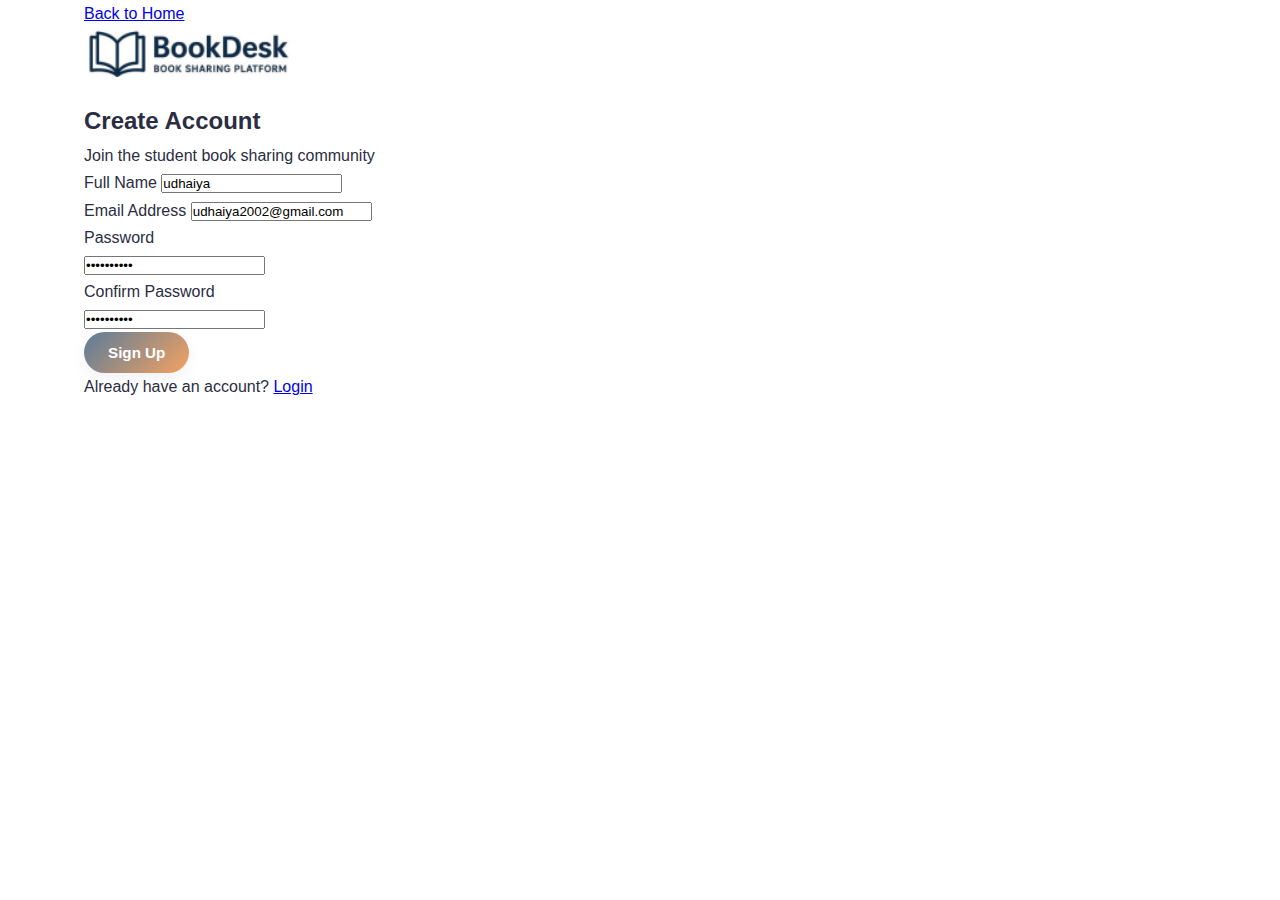
<file: signup.html>
<!DOCTYPE html>
<html lang="en">

<head>
    <meta charset="UTF-8">
    <meta name="viewport" content="width=device-width, initial-scale=1.0">
    <title>Sign Up | BookDesk</title>
    <link rel="icon" type="image/png" sizes="32x32" href="./images/1.png" />
    <link rel="stylesheet" href="https://cdnjs.cloudflare.com/ajax/libs/font-awesome/6.4.0/css/all.min.css"
        integrity="sha512-iecdLmaskl7CVkqkXNQ/ZH/XLlvWZOJyj7Yy7tcenmpD1ypASozpmT/E0iPtmFIB46ZmdtAc9eNBvH0H/ZpiBw=="
        crossorigin="anonymous" referrerpolicy="no-referrer" />
    <link rel="stylesheet" href="style.css">
</head>

<body class="auth-page">
    <div class="container">
        <a href="index.html" class="auth-home-link">
            <i class="fas fa-arrow-left"></i> Back to Home
        </a>
        <div class="auth-card">
            <div class="auth-header">
                <img src="./images/2.png" alt="BookDesk Logo" style="height: 50px; margin-bottom: 1rem;">
                <h2>Create Account</h2>
                <p>Join the student book sharing community</p>
            </div>

            <form class="auth-form" id="signupForm">
                <div class="form-group">
                    <label for="name">Full Name</label>
                    <input type="text" id="name" class="form-control" placeholder="Enter your name" value="udhaiya"
                        required>
                </div>
                <div class="form-group">
                    <label for="email">Email Address</label>
                    <input type="email" id="email" class="form-control" placeholder="Enter your email"
                        value="udhaiya2002@gmail.com" required>
                </div>
                <div class="form-group">
                    <label for="password">Password</label>
                    <div class="password-wrapper">
                        <input type="password" id="password" class="form-control" placeholder="Create a password"
                            value="1234567890" required>
                        <i class="far fa-eye password-toggle" id="togglePassword"></i>
                    </div>
                </div>
                <div class="form-group">
                    <label for="confirm-password">Confirm Password</label>
                    <div class="password-wrapper">
                        <input type="password" id="confirm-password" class="form-control"
                            placeholder="Confirm your password" value="1234567890" required>
                        <i class="far fa-eye password-toggle" id="toggleConfirmPassword"></i>
                    </div>
                </div>

                <button type="submit" class="btn primary">Sign Up</button>
            </form>

            <div class="auth-footer">
                <p>Already have an account? <a href="login.html">Login</a></p>
            </div>
        </div>
    </div>

    <script>
        // Password Toggle Logic helper
        function setupToggle(toggleId, inputId) {
            const toggle = document.querySelector(toggleId);
            const input = document.querySelector(inputId);

            if (toggle && input) {
                toggle.addEventListener('click', function (e) {
                    const type = input.getAttribute('type') === 'password' ? 'text' : 'password';
                    input.setAttribute('type', type);
                    this.classList.toggle('fa-eye');
                    this.classList.toggle('fa-eye-slash');
                });
            }
        }

        setupToggle('#togglePassword', '#password');
        setupToggle('#toggleConfirmPassword', '#confirm-password');

        // Signup Logic
        document.getElementById('signupForm').addEventListener('submit', function (e) {
            e.preventDefault();

            const nameInput = document.getElementById('name');
            const emailInput = document.getElementById('email');
            const passwordInput = document.getElementById('password');
            const confirmPasswordInput = document.getElementById('confirm-password');
            const submitBtn = e.target.querySelector('button[type="submit"]');

            // Validate all fields are filled
            if (!nameInput.value || !emailInput.value || !passwordInput.value || !confirmPasswordInput.value) {
                alert('Please fill in all fields');
                return;
            }

            // Validate name length
            if (nameInput.value.trim().length < 2) {
                alert('Please enter a valid name');
                nameInput.focus();
                return;
            }

            // Email validation
            const emailRegex = /^[^\s@]+@[^\s@]+\.[^\s@]+$/;
            if (!emailRegex.test(emailInput.value)) {
                alert('Please enter a valid email address');
                emailInput.focus();
                return;
            }

            // Password length validation
            if (passwordInput.value.length < 6) {
                alert('Password must be at least 6 characters long');
                passwordInput.focus();
                return;
            }

            // Password match validation
            if (passwordInput.value !== confirmPasswordInput.value) {
                alert('Passwords do not match! Please try again.');
                confirmPasswordInput.value = '';
                confirmPasswordInput.focus();
                return;
            }

            // Show loading state
            const originalText = submitBtn.textContent;
            submitBtn.textContent = 'Creating Account...';
            submitBtn.disabled = true;

            // Simulate signup delay
            setTimeout(() => {
                // Store user session data
                sessionStorage.setItem('isLoggedIn', 'true');
                sessionStorage.setItem('userEmail', emailInput.value);
                sessionStorage.setItem('userName', nameInput.value);

                // Success message
                alert('Account created successfully! Redirecting...');
                window.location.href = 'index.html';
            }, 1000);
        });
    </script>
</body>

</html>
</file>
<file: style.css>
/* style.css */
:root {
  --primary: #5B7C99;
  --secondary: #F4A261;
  --dark: #2B2D42;
  --light: #EDF2F4;
  --gray: #6B7280;
  --black: #1a1a1a;
  --success: #06D6A0;
  --radius: 12px;
  --shadow: 0 5px 15px rgba(0,0,0,0.06);
  --transition: all 0.3s ease;
}

* {
  margin: 0;
  padding: 0;
  box-sizing: border-box;
}

body {
  font-family: 'Public Sans', -apple-system, BlinkMacSystemFont, 'Segoe UI', sans-serif;
  color: var(--dark);
  background: #fff;
  line-height: 1.7;
  overflow-x: hidden;
}

.container {
  width: 90%;
  max-width: 1200px;
  margin: 0 auto;
  padding: 0 20px;
}

/* Header */
.header {
  position: sticky;
  top: 0;
  background: rgba(255, 255, 255, 0.95);
  backdrop-filter: blur(10px);
  z-index: 1000;
  box-shadow: 0 2px 10px rgba(0,0,0,0.05);
}

.logo-menu {
  display: flex;
  align-items: center;
  justify-content: space-between;
  padding: 1.5rem 0;
}

.website-logo {
  height: 40px;
  width: auto;
}

.nav {
  display: flex;
  align-items: center;
  gap: 2rem;
}

.nav ul {
  display: flex;
  list-style: none;
  gap: 2rem;
}

.nav a {
  text-decoration: none;
  color: var(--gray);
  font-weight: 400;
  position: relative;
  transition: var(--transition);
  padding: 0.5rem 0;
}

.nav a:hover, .nav a:focus {
  color: var(--primary);
}

.nav a::after {
  content: '';
  position: absolute;
  bottom: 0;
  left: 0;
  width: 0;
  height: 2px;
  background: linear-gradient(135deg, var(--primary), var(--secondary));
  transition: width 0.3s;
}

.nav a:hover::after, .nav a:focus::after {
  width: 100%;
}

.search-form {
  display: flex;
  align-items: center;
  gap: 0.5rem;
}

.search-form input {
  padding: 0.6rem 1.2rem;
  border: 1px solid #ddd;
  border-radius: 50px;
  font-size: 0.9rem;
  width: 200px;
  transition: var(--transition);
}

.search-form input:focus {
  outline: none;
  border-color: var(--primary);
  box-shadow: 0 0 0 3px rgba(91, 124, 153, 0.1);
}

.search-form button {
  background: var(--primary);
  color: white;
  border: none;
  padding: 0.6rem;
  width: 40px;
  height: 40px;
  border-radius: 50%;
  cursor: pointer;
  transition: var(--transition);
  display: flex;
  align-items: center;
  justify-content: center;
}

.search-form button:hover, .search-form button:focus {
  background: var(--secondary);
  transform: scale(1.05);
}

.auth-buttons {
  display: flex;
  gap: 1rem;
}

.btn {
  padding: 0.75rem 1.5rem;
  border-radius: 50px;
  font-weight: 600;
  cursor: pointer;
  transition: var(--transition);
  border: none;
  font-size: 0.95rem;
  display: inline-flex;
  align-items: center;
  justify-content: center;
  gap: 0.5rem;
}

.btn.primary {
  background: linear-gradient(135deg, var(--primary), var(--secondary));
  color: white;
  box-shadow: var(--shadow);
}

.btn.primary:hover, .btn.primary:focus {
  transform: translateY(-2px);
  box-shadow: 0 8px 20px rgba(244, 162, 97, 0.4);
}

.btn.secondary {
  background: transparent;
  color: var(--primary);
  border: 2px solid var(--primary);
}

.btn.secondary:hover, .btn.secondary:focus {
  background: var(--primary);
  color: white;
}

.btn.large {
  padding: 1rem 2.5rem;
  font-size: 1.1rem;
}

.btn.small {
  padding: 0.5rem 1.2rem;
  font-size: 0.85rem;
}

.mobile-toggle {
  display: none;
  background: none;
  border: none;
  font-size: 1.5rem;
  color: var(--dark);
  cursor: pointer;
  padding: 0.5rem;
}

/* Hero */
.hero {
  padding: 5rem 0;
  background: linear-gradient(135deg, #f8f9fa 0%, #e9ecef 100%);
  position: relative;
  overflow: hidden;
}

.hero .container {
  display: grid;
  grid-template-columns: 1fr;
  gap: 3rem;
  align-items: center;
}

.hero-content {
  text-align: center;
}

.hero-content h1 {
  font-size: 2.8rem;
  margin-bottom: 1.5rem;
  color: var(--dark);
  line-height: 1.2;
}

.hero-content p {
  color: var(--black);
  margin-bottom: 2.5rem;
  font-size: 1.1rem;
  max-width: 600px;
  margin-left: auto;
  margin-right: auto;
}

.hero-cta {
  display: flex;
  gap: 1rem;
  justify-content: center;
  flex-wrap: wrap;
}

.hero-image {
  display: flex;
  justify-content: center;
  align-items: center;
}

.phones {
  width: 100%;
  max-width: 500px;
  height: auto;
  border-radius: 20px;
  box-shadow: 0 20px 40px rgba(0,0,0,0.1);
}

/* Features */
.features {
  padding: 5rem 0;
  background: #fff;
  text-align: center;
}

.section-header {
  margin-bottom: 3rem;
}

.section-header h2 {
  font-size: 2.5rem;
  margin-bottom: 1rem;
  color: var(--dark);
}

.section-header p {
  color: var(--gray);
  max-width: 600px;
  margin: 0 auto;
  font-size: 1.1rem;
}

.features-grid {
  display: grid;
  grid-template-columns: repeat(auto-fit, minmax(250px, 1fr));
  gap: 2rem;
}

.feature-card {
  background: white;
  padding: 2.5rem 1.5rem;
  border-radius: var(--radius);
  box-shadow: var(--shadow);
  transition: var(--transition);
  border: 1px solid #f0f0f0;
  display: flex;
  flex-direction: column;
  align-items: center;
}

.feature-card img {
  width: 100px;
  height: 100px;
  object-fit: contain;
  margin-bottom: 1.5rem;
  filter: brightness(1.1);
}

.feature-card h3 {
  margin-bottom: 1rem;
  color: var(--primary);
  font-size: 1.4rem;
}

.feature-card p {
  color: var(--gray);
  line-height: 1.6;
  font-size: 0.95rem;
}

.feature-card:hover {
  transform: translateY(-10px);
  box-shadow: 0 20px 40px rgba(0,0,0,0.12);
}

/* Responsive adjustments for features */
@media (max-width: 768px) {
  .features-grid {
    grid-template-columns: repeat(2, 1fr);
    gap: 1.5rem;
  }
  
  .feature-card {
    padding: 2rem 1rem;
  }
  
  .feature-card img {
    width: 80px;
    height: 80px;
  }
}

@media (max-width: 480px) {
  .features-grid {
    grid-template-columns: 1fr;
    gap: 1.5rem;
  }
}

/* Latest Books */
.latest-books {
  padding: 5rem 0;
  background: #f9f9f9;
}

.latest-books h2 {
  text-align: center;
  font-size: 2.5rem;
  margin-bottom: 3rem;
  color: var(--dark);
}

.books-grid {
  display: grid;
  grid-template-columns: repeat(auto-fill, minmax(250px, 1fr));
  gap: 2rem;
}

.book-card {
  background: white;
  border-radius: var(--radius);
  box-shadow: var(--shadow);
  transition: var(--transition);
  overflow: hidden;
  height: 100%;
  display: flex;
  flex-direction: column;
}

.book-card img {
  width: 100%;
  height: 220px;
  object-fit: contain;
  background: #f5f5f5;
  padding: 1.5rem;
}

.book-info {
  padding: 1.5rem;
  flex-grow: 1;
  display: flex;
  flex-direction: column;
}

.author {
  font-size: 0.85rem;
  color: var(--secondary);
  font-weight: 600;
  display: block;
  margin-bottom: 0.5rem;
  text-transform: uppercase;
  letter-spacing: 0.5px;
}

.book-card h3 {
  font-size: 1.2rem;
  margin-bottom: 0.8rem;
  color: var(--dark);
}

.book-card p {
  font-size: 0.95rem;
  color: var(--gray);
  margin-bottom: 1.5rem;
  flex-grow: 1;
}

.book-card .btn {
  align-self: flex-start;
  margin-top: auto;
}

.book-card:hover {
  transform: translateY(-5px);
  box-shadow: 0 15px 30px rgba(0,0,0,0.15);
}

/* Footer */
.footer {
  background: var(--dark);
  color: white;
  padding: 4rem 0 2rem;
}

.footer .container {
  display: grid;
  grid-template-columns: 1fr;
  gap: 3rem;
}

.footer-logo {
  display: flex;
  flex-direction: column;
  align-items: center;
}

.footer-logo .website-logo {
  filter: brightness(0) invert(1);
  margin-bottom: 1.5rem;
}

.social {
  display: flex;
  gap: 1.5rem;
  margin-top: 1rem;
}

.social a {
  color: white;
  font-size: 1.3rem;
  transition: var(--transition);
  width: 40px;
  height: 40px;
  display: flex;
  align-items: center;
  justify-content: center;
  border-radius: 50%;
  background: rgba(255, 255, 255, 0.1);
}

.social a:hover, .social a:focus {
  color: var(--secondary);
  background: rgba(255, 255, 255, 0.2);
  transform: translateY(-3px);
}

.footer-nav ul {
  display: grid;
  grid-template-columns: repeat(2, 1fr);
  gap: 1rem;
  list-style: none;
  text-align: center;
}

.footer-nav a {
  color: #ccc;
  text-decoration: none;
  font-size: 0.95rem;
  transition: var(--transition);
}

.footer-nav a:hover, .footer-nav a:focus {
  color: var(--secondary);
}

.footer-cta {
  text-align: center;
  margin-top: 1rem;
}

.copyright {
  margin-top: 2rem;
  font-size: 0.9rem;
  color: #999;
  text-align: center;
}

/* PDF Viewer Styles */
.pdf-modal {
  display: none;
  position: fixed;
  top: 0;
  left: 0;
  width: 100%;
  height: 100%;
  background: rgba(0, 0, 0, 0.9);
  z-index: 2000;
  backdrop-filter: blur(5px);
}

.pdf-modal-content {
  position: absolute;
  top: 50%;
  left: 50%;
  transform: translate(-50%, -50%);
  width: 90%;
  height: 90%;
  background: white;
  border-radius: 12px;
  display: flex;
  flex-direction: column;
  overflow: hidden;
}

.pdf-modal-header {
  padding: 1.2rem 1.5rem;
  background: var(--dark);
  color: white;
  display: flex;
  justify-content: space-between;
  align-items: center;
  border-bottom: 1px solid rgba(255, 255, 255, 0.1);
}

.pdf-modal-header h3 {
  margin: 0;
  font-size: 1.2rem;
  color: white;
}

.pdf-actions {
  display: flex;
  gap: 0.5rem;
}

.pdf-modal-body {
  flex: 1;
  display: flex;
  flex-direction: column;
  overflow: hidden;
}

.pdf-controls {
  padding: 0.8rem 1rem;
  background: #f8f9fa;
  border-bottom: 1px solid #dee2e6;
  display: flex;
  justify-content: space-between;
  align-items: center;
}

.pdf-control-btn {
  background: var(--primary);
  color: white;
  border: none;
  padding: 0.4rem 0.8rem;
  border-radius: 4px;
  cursor: pointer;
  font-size: 0.85rem;
  display: flex;
  align-items: center;
  gap: 0.4rem;
  transition: var(--transition);
}

.pdf-control-btn:hover:not(:disabled) {
  background: var(--secondary);
}

.pdf-control-btn:disabled {
  background: #ccc;
  cursor: not-allowed;
}

.page-info {
  font-weight: 600;
  color: var(--dark);
  font-size: 0.9rem;
}

.pdf-viewer-container {
  flex: 1;
  overflow: auto;
  position: relative;
  background: #f5f5f5;
}

#pdfCanvas {
  display: block;
  margin: 1rem auto;
  box-shadow: 0 5px 15px rgba(0, 0, 0, 0.1);
  background: white;
  max-width: 100%;
}

.pdf-loading {
  position: absolute;
  top: 50%;
  left: 50%;
  transform: translate(-50%, -50%);
  text-align: center;
}

.spinner {
  width: 40px;
  height: 40px;
  border: 4px solid rgba(91, 124, 153, 0.2);
  border-top: 4px solid var(--primary);
  border-radius: 50%;
  animation: spin 1s linear infinite;
  margin: 0 auto 1rem;
}

@keyframes spin {
  0% { transform: rotate(0deg); }
  100% { transform: rotate(360deg); }
}

.pdf-loading p {
  color: var(--dark);
  font-weight: 600;
}

.pdf-zoom-controls {
  padding: 0.8rem 1rem;
  background: #f8f9fa;
  border-top: 1px solid #dee2e6;
  display: flex;
  justify-content: center;
  align-items: center;
  gap: 0.5rem;
}

.zoom-btn {
  background: white;
  border: 1px solid #ddd;
  width: 36px;
  height: 36px;
  border-radius: 4px;
  cursor: pointer;
  display: flex;
  align-items: center;
  justify-content: center;
  transition: var(--transition);
  color: var(--dark);
}

.zoom-btn:hover {
  background: var(--primary);
  color: white;
  border-color: var(--primary);
}

#zoomLevel {
  margin: 0 1rem;
  font-weight: 600;
  color: var(--dark);
  min-width: 50px;
  text-align: center;
}

@media (max-width: 768px) {
  .pdf-modal-content {
    width: 95%;
    height: 95%;
  }
  
  .pdf-controls {
    flex-direction: column;
    gap: 0.5rem;
  }
  
  .page-info {
    order: -1;
  }
}

@media (max-width: 480px) {
  .pdf-modal-header {
    flex-direction: column;
    gap: 0.8rem;
    text-align: center;
  }
  
  .pdf-actions {
    width: 100%;
    justify-content: center;
  }
}

/* Responsive */
@media (min-width: 768px) {
  .hero .container {
    grid-template-columns: 1fr 1fr;
    text-align: left;
  }

  .hero-content {
    text-align: left;
    padding-right: 2rem;
  }

  .hero-cta {
    justify-content: flex-start;
  }

  .features-grid {
    grid-template-columns: repeat(2, 1fr);
  }

  .footer .container {
    grid-template-columns: 1fr 2fr 1fr;
    align-items: start;
  }

  .footer-logo,
  .footer-nav,
  .footer-cta {
    text-align: left;
  }

  .footer-nav ul {
    grid-template-columns: repeat(3, 1fr);
    text-align: left;
  }

  .social {
    justify-content: flex-start;
  }
}

@media (min-width: 1024px) {
  .features-grid {
    grid-template-columns: repeat(4, 1fr);
  }

  .books-grid {
    grid-template-columns: repeat(4, 1fr);
  }
}

@media (max-width: 767px) {
  .nav {
    display: none;
    position: fixed;
    top: 80px;
    left: 0;
    right: 0;
    background: white;
    padding: 2rem;
    box-shadow: 0 10px 30px rgba(0,0,0,0.1);
    z-index: 999;
    flex-direction: column;
    gap: 1.5rem;
  }

  .nav.open {
    display: flex;
  }

  .nav ul {
    flex-direction: column;
    gap: 1.5rem;
    width: 100%;
  }

  .nav a {
    display: block;
    padding: 0.8rem 0;
    border-bottom: 1px solid #eee;
  }

  .nav a:last-child {
    border-bottom: none;
  }

  .search-form {
    width: 100%;
  }

  .search-form input {
    width: 100%;
  }

  .auth-buttons {
    flex-direction: column;
    width: 100%;
  }

  .mobile-toggle {
    display: block;
  }

  .hero-content h1 {
    font-size: 2.2rem;
  }

  .section-header h2 {
    font-size: 2rem;
  }
}

@media (max-width: 480px) {
  .hero-cta {
    flex-direction: column;
    width: 100%;
  }
  
  .btn.large {
    width: 100%;
  }
  
  .footer-nav ul {
    grid-template-columns: 1fr;
  }
}
</file>
